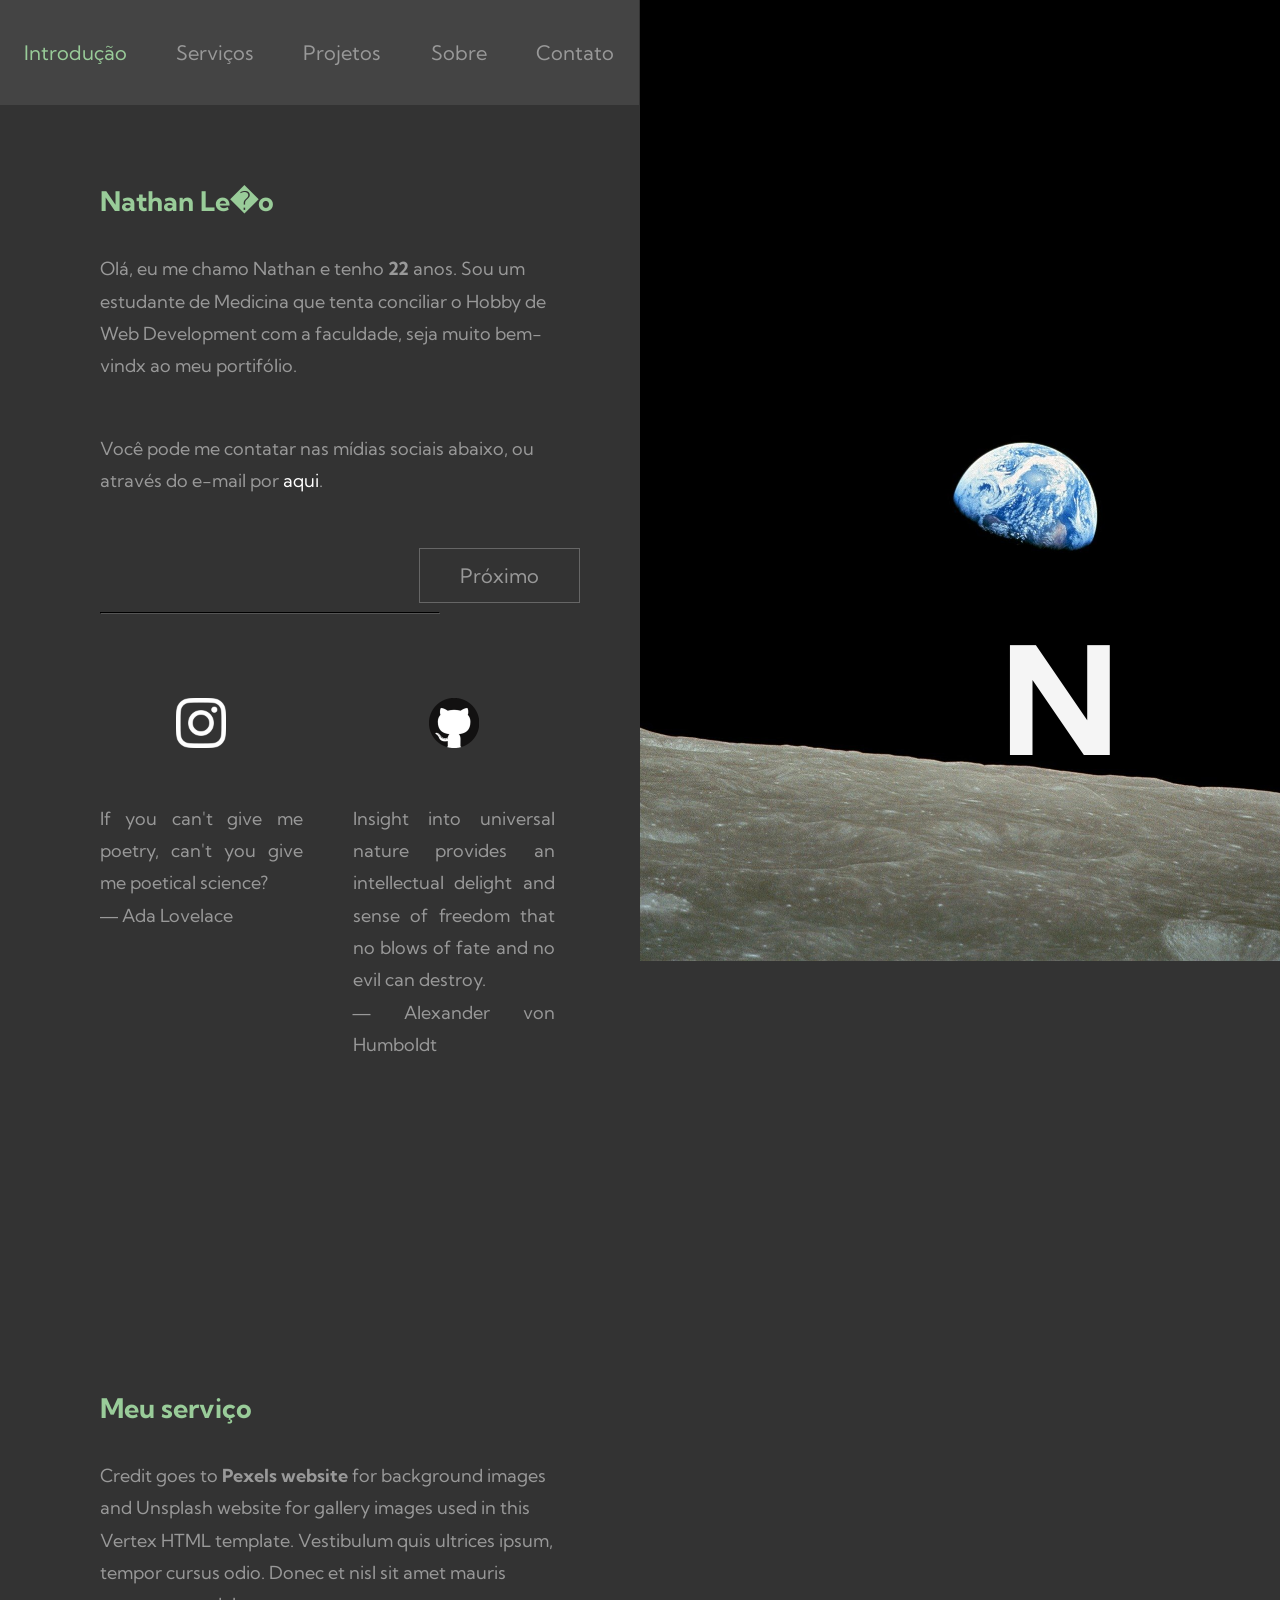
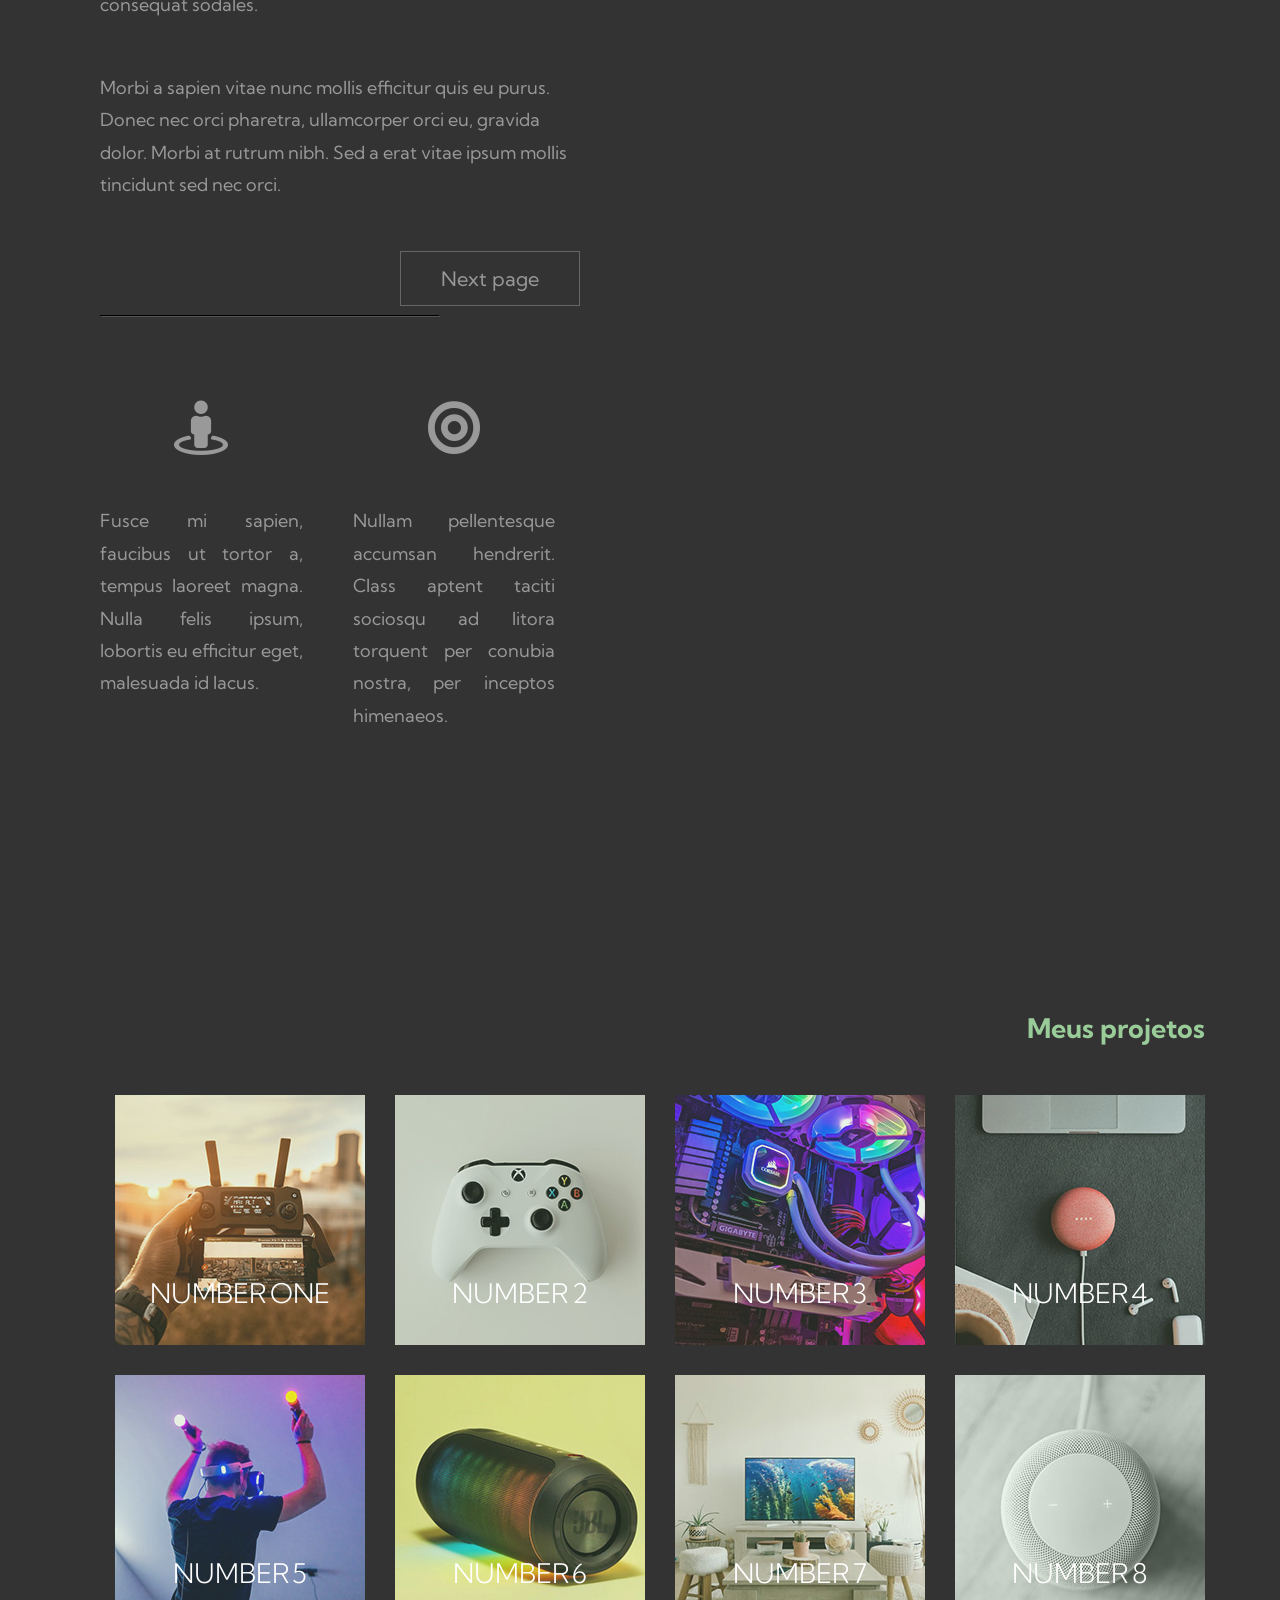
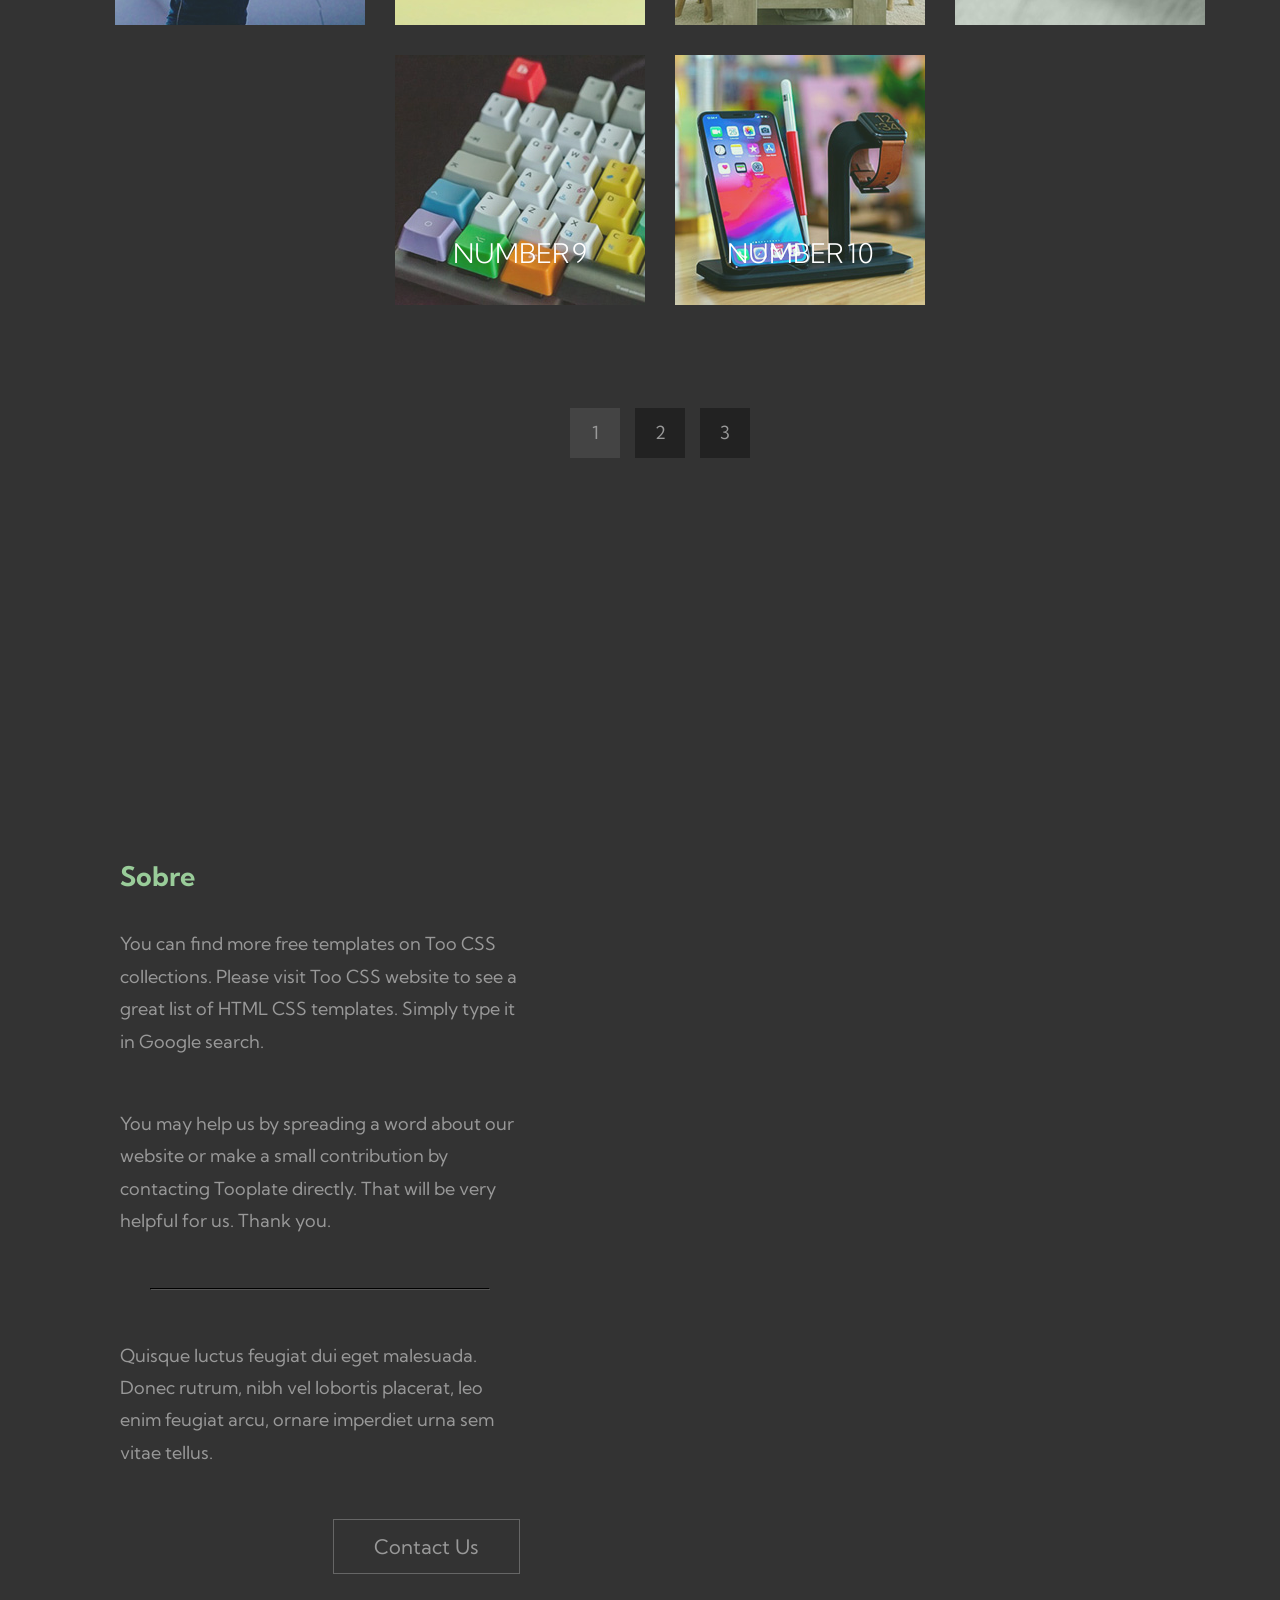
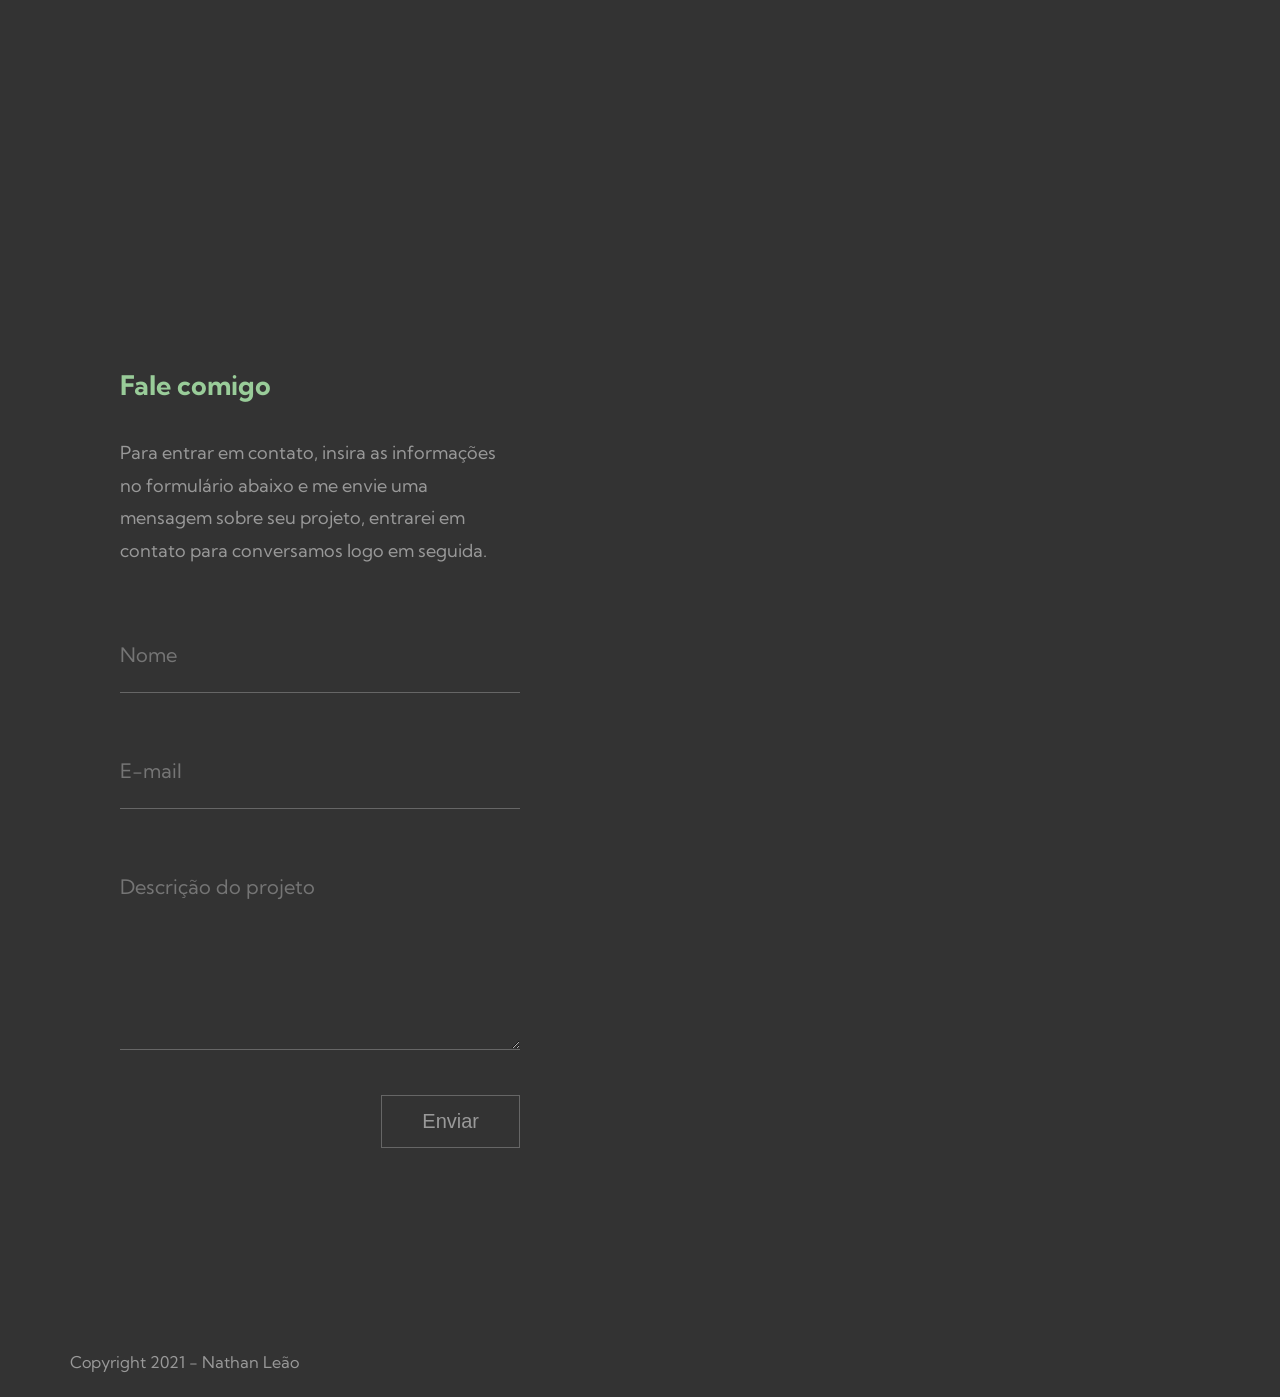
<file: index.html>
<!DOCTYPE html>
<html lang="en">
<head>
    <meta charset="UTF-8">
    <meta name="viewport" content="width=device-width, initial-scale=1.0">
    <title>Nathan Portifólio</title>
    <link href="https://fonts.googleapis.com/css2?family=Kumbh+Sans&display=swap" rel="stylesheet"> <!-- https://fonts.google.com/specimen/Kumbh+Sans -->
    <link rel="stylesheet" href="fontawesome/css/all.min.css">  <!-- https://fontawesome.com/-->
    <link rel="stylesheet" href="css/magnific-popup.css">       <!-- https://dimsemenov.com/plugins/magnific-popup/ -->
    <link rel="stylesheet" href="css/tooplate-vertex.css">
	<link rel="shortcut icon" type="imagex/png" href="img/logo.ico">

</head>
<body>
    <!-- Page Loader -->
    <div id="loader-wrapper">
        <div id="loader"></div>

        <div class="loader-section section-left"></div>
        <div class="loader-section section-right"></div>

    </div>

    <!-- Site logo -->
    <h1 class="tm-brand"> N </h1>

    <!-- Nav -->
    <nav class="tm-nav">
        <button class="navbar-toggler" type="button" aria-label="Toggle navigation">
            <i class="fas fa-bars"></i>
        </button>
        <ul id="tm-main-nav">
            <li class="nav-item">
                <a href="#intro" class="nav-link current">
                    Introdução
                </a>
            </li>
            <li class="nav-item">
                <a href="#services" class="nav-link">
                    Serviços
                </a>
            </li>
            <li class="nav-item">
                <a href="#gallery" class="nav-link">
                    Projetos
                </a>
            </li>
            <li class="nav-item">
                <a href="#about" class="nav-link">
                    Sobre
                </a>
            </li>
            <li class="nav-item">
                <a href="#contact" class="nav-link">
                    Contato
                </a>
            </li>
        </ul>
    </nav>

    <!-- Content -->
    <main>
        <div id="intro" class="tm-section">
            <!-- Intro left -->
            <div class="tm-section-col tm-content">
                <h2 class="tm-text-primary">Nathan Le�o</h2>
                <p>Olá, eu me chamo Nathan e tenho  <strong>22</strong> anos. Sou um estudante de Medicina
					que tenta conciliar o Hobby de Web Development com a faculdade, seja muito bem-vindx ao meu portifólio.
                </p>
                <p>
                    Você pode me contatar nas mídias sociais abaixo, ou através do e-mail por <a href="#contact">aqui</a>.
                </p>
                <div class="tm-text-right">
                    <a href="#gallery" class="tm-btn tm-btn-next">Próximo</a>
                </div>
                <hr class="tm-hr tm-ml tm-sm-mt-30">
                <div class="tm-row">
                    <div class="tm-col">
                        <div class="tm-text-center tm-my-50">
                            <a href="//instagram.com/nathan.llz" target="_blank"><img src="img/insta.png" height="50px"></a>
                        </div>
                        <p>
							If you can't give me poetry, can't you give me poetical science?  <br>― Ada Lovelace
                        </p>
                    </div>
                    <div class="tm-col">
                        <div class="tm-text-center tm-my-50">
							<a href="//github.com/sinapsideo" target="_blank"><img src="img/git.png" height="50px"></a>
                        </div>
                        <p>
                           Insight into universal nature provides an intellectual delight and sense of freedom that no blows of fate and no evil can destroy.
							<br>― Alexander von Humboldt
                        </p>
                    </div>
                </div>
            </div>

            <!-- Intro right -->
            <div class="tm-section-col tm-parallax" data-parallax="scroll" data-image-src="img/earth-11014_1920.jpg"></div>
        </div> <!-- #intro -->

        <div id="services" class="tm-section">
            <!-- Services left -->
            <div class="tm-section-col tm-content">
                <h2 class="tm-text-primary">Meu serviço</h2>
                <p>Credit goes to <strong>Pexels website</strong> for background images and Unsplash website for gallery images used in this Vertex HTML template. Vestibulum quis ultrices ipsum, tempor cursus odio. Donec et nisl sit amet mauris consequat sodales.
                </p>
                <p>
                    Morbi a sapien vitae nunc mollis efficitur quis eu purus. Donec nec orci pharetra, ullamcorper orci eu, gravida dolor. Morbi at rutrum nibh. Sed a erat vitae ipsum mollis tincidunt sed nec orci.
                </p>
                <div class="tm-text-right">
                    <a href="#gallery" class="tm-btn tm-btn-next">Next page</a>
                </div>
                <hr class="tm-hr tm-ml tm-sm-mt-30">
                <div class="tm-row">
                    <div class="tm-col">
                        <div class="tm-text-center tm-my-50">
                            <i class="fas fa-street-view fa-3x"></i>
                        </div>
                        <p>
                            Fusce mi sapien, faucibus ut tortor a, tempus laoreet magna. Nulla felis ipsum, lobortis eu efficitur eget, malesuada id lacus.
                        </p>
                    </div>
                    <div class="tm-col">
                        <div class="tm-text-center tm-my-50">
                            <i class="fas fa-bullseye fa-3x"></i>
                        </div>
                        <p>
                            Nullam pellentesque accumsan hendrerit. Class aptent taciti sociosqu ad litora torquent per conubia nostra, per inceptos himenaeos.
                        </p>
                    </div>
                </div>
            </div>

            <!-- Services right -->
            <div class="tm-section-col tm-parallax" data-parallax="scroll" data-image-src="img/galaxy-11098.jpg"></div>
        </div> <!-- #services -->

        <div id="gallery" class="tm-content tm-content-small-top">
            <div class="tm-gallery-container">
                <h2 class="tm-text-primary tm-text-right tm-gallery-header">Meus projetos</h2>
                <div class="tm-gallery tm-mb-80">
                    <figure class="effect-goliath tm-gallery-item">
                        <img src="img/gallery/tn/img-01.jpg" alt="Image"/>
                        <figcaption>
                            <h2>Number One</h2>
                            <p>Best Template Site</p>
                            <a href="img/gallery/img-01.jpg">View more</a>
                        </figcaption>
                    </figure>
                    <figure class="effect-goliath tm-gallery-item">
                        <img src="img/gallery/tn/img-02.jpg" alt="Image"/>
                        <figcaption>
                            <h2>Number 2</h2>
                            <p>Tooplate HTML CSS</p>
                            <a href="img/gallery/img-02.jpg">View more</a>
                        </figcaption>
                    </figure>
                    <figure class="effect-goliath tm-gallery-item">
                        <img src="img/gallery/tn/img-03.jpg" alt="Image"/>
                        <figcaption>
                            <h2>Number 3</h2>
                            <p>Free Template</p>
                            <a href="img/gallery/img-03.jpg">View more</a>
                        </figcaption>
                    </figure>
                    <figure class="effect-goliath tm-gallery-item">
                        <img src="img/gallery/tn/img-04.jpg" alt="Image"/>
                        <figcaption>
                            <h2>Number 4</h2>
                            <p>Free Download</p>
                            <a href="img/gallery/img-04.jpg">View more</a>
                        </figcaption>
                    </figure>
                    <figure class="effect-goliath tm-gallery-item">
                        <img src="img/gallery/tn/img-05.jpg" alt="Image"/>
                        <figcaption>
                            <h2>Number 5</h2>
                            <p>Mobile Ready</p>
                            <a href="img/gallery/img-05.jpg">View more</a>
                        </figcaption>
                    </figure>
                    <figure class="effect-goliath tm-gallery-item">
                        <img src="img/gallery/tn/img-06.jpg" alt="Image"/>
                        <figcaption>
                            <h2>Number 6</h2>
                            <p>Responsive Design</p>
                            <a href="img/gallery/img-06.jpg">View more</a>
                        </figcaption>
                    </figure>
                    <figure class="effect-goliath tm-gallery-item">
                        <img src="img/gallery/tn/img-07.jpg" alt="Image"/>
                        <figcaption>
                            <h2>Number 7</h2>
                            <p>Custom HTML CSS</p>
                            <a href="img/gallery/img-07.jpg">View more</a>
                        </figcaption>
                    </figure>
                    <figure class="effect-goliath tm-gallery-item">
                        <img src="img/gallery/tn/img-08.jpg" alt="Image"/>
                        <figcaption>
                            <h2>Number 8</h2>
                            <p>Template for you</p>
                            <a href="img/gallery/img-08.jpg">View more</a>
                        </figcaption>
                    </figure>
                    <figure class="effect-goliath tm-gallery-item">
                        <img src="img/gallery/tn/img-09.jpg" alt="Image"/>
                        <figcaption>
                            <h2>Number 9</h2>
                            <p>Get it FREE</p>
                            <a href="img/gallery/img-09.jpg">View more</a>
                        </figcaption>
                    </figure>
                    <figure class="effect-goliath tm-gallery-item">
                        <img src="img/gallery/tn/img-10.jpg" alt="Image"/>
                        <figcaption>
                            <h2>Number 10</h2>
                            <p>Tell your friends</p>
                            <a href="img/gallery/img-10.jpg">View more</a>
                        </figcaption>
                    </figure>
                    <figure class="effect-goliath tm-gallery-item">
                        <img src="img/gallery/tn/img-11.jpg" alt="Image"/>
                        <figcaption>
                            <h2>Picture 11</h2>
                            <p>Aliquam lacinia</p>
                            <a href="img/gallery/img-11.jpg">View more</a>
                        </figcaption>
                    </figure>
                    <figure class="effect-goliath tm-gallery-item">
                        <img src="img/gallery/tn/img-12.jpg" alt="Image"/>
                        <figcaption>
                            <h2>Item 12</h2>
                            <p>Aliquam lacinia</p>
                            <a href="img/gallery/img-12.jpg">View more</a>
                        </figcaption>
                    </figure>
                    <figure class="effect-goliath tm-gallery-item">
                        <img src="img/gallery/tn/img-13.jpg" alt="Image"/>
                        <figcaption>
                            <h2>Number 13</h2>
                            <p>Aliquam lacinia</p>
                            <a href="img/gallery/img-13.jpg">View more</a>
                        </figcaption>
                    </figure>
                    <figure class="effect-goliath tm-gallery-item">
                        <img src="img/gallery/tn/img-14.jpg" alt="Image"/>
                        <figcaption>
                            <h2>Picture 14</h2>
                            <p>Aliquam lacinia</p>
                            <a href="img/gallery/img-14.jpg">View more</a>
                        </figcaption>
                    </figure>
                    <figure class="effect-goliath tm-gallery-item">
                        <img src="img/gallery/tn/img-15.jpg" alt="Image"/>
                        <figcaption>
                            <h2>Pic 15</h2>
                            <p>Aliquam lacinia</p>
                            <a href="img/gallery/img-15.jpg">View more</a>
                        </figcaption>
                    </figure>
                    <figure class="effect-goliath tm-gallery-item">
                        <img src="img/gallery/tn/img-16.jpg" alt="Image"/>
                        <figcaption>
                            <h2>Pic 16</h2>
                            <p>Aliquam lacinia</p>
                            <a href="img/gallery/img-16.jpg">View more</a>
                        </figcaption>
                    </figure>
                    <figure class="effect-goliath tm-gallery-item">
                        <img src="img/gallery/tn/img-17.jpg" alt="Image"/>
                        <figcaption>
                            <h2>Number 17</h2>
                            <p>Aliquam lacinia</p>
                            <a href="img/gallery/img-17.jpg">View more</a>
                        </figcaption>
                    </figure>
                    <figure class="effect-goliath tm-gallery-item">
                        <img src="img/gallery/tn/img-18.jpg" alt="Image"/>
                        <figcaption>
                            <h2>Pic 18</h2>
                            <p>Aliquam lacinia</p>
                            <a href="img/gallery/img-18.jpg">View more</a>
                        </figcaption>
                    </figure>
                    <figure class="effect-goliath tm-gallery-item">
                        <img src="img/gallery/tn/img-19.jpg" alt="Image"/>
                        <figcaption>
                            <h2>Pic 19</h2>
                            <p>Aliquam lacinia</p>
                            <a href="img/gallery/img-19.jpg">View more</a>
                        </figcaption>
                    </figure>
                    <figure class="effect-goliath tm-gallery-item">
                        <img src="img/gallery/tn/img-20.jpg" alt="Image"/>
                        <figcaption>
                            <h2>Number 20</h2>
                            <p>Aliquam lacinia</p>
                            <a href="img/gallery/img-20.jpg">View more</a>
                        </figcaption>
                    </figure>
                    <figure class="effect-goliath tm-gallery-item">
                        <img src="img/gallery/tn/img-21.jpg" alt="Image"/>
                        <figcaption>
                            <h2>Pic 21</h2>
                            <p>Aliquam lacinia</p>
                            <a href="img/gallery/img-21.jpg">View more</a>
                        </figcaption>
                    </figure>
                    <figure class="effect-goliath tm-gallery-item">
                        <img src="img/gallery/tn/img-22.jpg" alt="Image"/>
                        <figcaption>
                            <h2>Pic 22</h2>
                            <p>Aliquam lacinia</p>
                            <a href="img/gallery/img-22.jpg">View more</a>
                        </figcaption>
                    </figure>
                    <figure class="effect-goliath tm-gallery-item">
                        <img src="img/gallery/tn/img-23.jpg" alt="Image"/>
                        <figcaption>
                            <h2>Pic 23</h2>
                            <p>Aliquam lacinia</p>
                            <a href="img/gallery/img-23.jpg">View more</a>
                        </figcaption>
                    </figure>
                    <figure class="effect-goliath tm-gallery-item">
                        <img src="img/gallery/tn/img-24.jpg" alt="Image"/>
                        <figcaption>
                            <h2>Number 24</h2>
                            <p>Web Design 2021</p>
                            <a href="img/gallery/img-24.jpg">View more</a>
                        </figcaption>
                    </figure>
                    <figure class="effect-goliath tm-gallery-item">
                        <img src="img/gallery/tn/img-25.jpg" alt="Image"/>
                        <figcaption>
                            <h2>Number 25</h2>
                            <p>Website Design</p>
                            <a href="img/gallery/img-25.jpg">View more</a>
                        </figcaption>
                    </figure>
                    <figure class="effect-goliath tm-gallery-item">
                        <img src="img/gallery/tn/img-05.jpg" alt="Image"/>
                        <figcaption>
                            <h2>Number 26</h2>
                            <p>HTML CSS Layout</p>
                            <a href="img/gallery/img-05.jpg">View more</a>
                        </figcaption>
                    </figure>
                    <figure class="effect-goliath tm-gallery-item">
                        <img src="img/gallery/tn/img-04.jpg" alt="Image"/>
                        <figcaption>
                            <h2>Number 27</h2>
                            <p>Aliquam lacinia</p>
                            <a href="img/gallery/img-04.jpg">View more</a>
                        </figcaption>
                    </figure>
                    <figure class="effect-goliath tm-gallery-item">
                        <img src="img/gallery/tn/img-03.jpg" alt="Image"/>
                        <figcaption>
                            <h2>Number 28</h2>
                            <p>Aliquam lacinia</p>
                            <a href="img/gallery/img-03.jpg">View more</a>
                        </figcaption>
                    </figure>
                    <figure class="effect-goliath tm-gallery-item">
                        <img src="img/gallery/tn/img-02.jpg" alt="Image"/>
                        <figcaption>
                            <h2>Number 29</h2>
                            <p>Aliquam lacinia</p>
                            <a href="img/gallery/img-02.jpg">View more</a>
                        </figcaption>
                    </figure>
                    <figure class="effect-goliath tm-gallery-item">
                        <img src="img/gallery/tn/img-01.jpg" alt="Image"/>
                        <figcaption>
                            <h2>Number 30</h2>
                            <p>Aliquam lacinia</p>
                            <a href="img/gallery/img-01.jpg">View more</a>
                        </figcaption>
                    </figure>
                </div>
                <div class="tm-paging tm-mb-130"></div>
            </div>
        </div>

        <div id="about" class="tm-section">
            <!-- About left -->
            <div class="tm-section-col tm-content tm-content-small">
                <h2 class="tm-text-primary">Sobre</h2>
                <p>
                    You can find more free templates on Too CSS collections. Please visit Too CSS website to see a great list of HTML CSS templates. Simply type it in Google search.
                </p>
                <p>
                    You may help us by spreading a word about our website or make a small contribution by contacting Tooplate directly. That will be very helpful for us. Thank you.
                </p>
                <hr class="tm-hr tm-mb-50">
                <p class="tm-mb-50">
                    Quisque luctus feugiat dui eget malesuada. Donec rutrum, nibh vel lobortis placerat, leo enim feugiat arcu, ornare imperdiet urna sem vitae tellus.
                </p>
                <div class="tm-text-right tm-mb-130">
                    <a href="#contact" class="tm-btn tm-btn-next">Contact Us</a>
                </div>
            </div>

            <!-- About right -->
            <div class="tm-section-col tm-parallax" data-parallax="scroll" data-image-src="img/shell-219665.jpg"></div>
        </div> <!-- #about -->

        <div id="contact" class="tm-section">
            <!-- Contact left -->
            <div class="tm-section-col tm-content tm-content-small">
                <h2 class="tm-text-primary">Fale comigo</h2>
                <p>
                    Para entrar em contato, insira as informações no formulário abaixo e me envie uma mensagem sobre seu projeto, entrarei em contato para conversamos logo em seguida.
                </p>
                <form id="contact-form" action="" method="POST" class="tm-contact-form tm-mb-200">
                    <div class="form-group">
                        <input type="text" name="name" class="form-control rounded-0" placeholder="Nome" required />
                    </div>
                    <div class="form-group">
                        <input type="email" name="email" class="form-control rounded-0" placeholder="E-mail" required />
                    </div>
                    <div class="form-group">
                        <textarea rows="6" name="message" class="form-control rounded-0" placeholder="Descrição do projeto" required=></textarea>
                    </div>

                    <div class="form-group tm-text-right">
                        <button type="submit" class="tm-btn">Enviar</button>
                    </div>
                </form>
                <footer class="tm-copyright tm-text-small">
                    Copyright 2021 - Nathan Leão


                </footer>
            </div>

            <!-- Contact right -->
            <div class="tm-section-col tm-parallax tm-relative" data-parallax="scroll" data-image-src="img/astronauts-leaving-the-science-.jpg">
            </div>
        </div> <!-- #contact -->
    </main>

    <script src="js/plugins.js"></script>
    <script>
        $(window).on("load", function() {
            $('body').addClass('loaded');
        });

        $(function(){

            /*************** Navigation *****************/

            const tmMainNav = $("#tm-main-nav");

            tmMainNav.singlePageNav({
                filter: ':not(.external)'
            });

            $('.navbar-toggler').click(function(e) {
                e.stopPropagation();
                tmMainNav.toggleClass('show');
            });

            $("html").click(function(e) {
                $("#tm-main-nav").removeClass("show");
            });

            /****************** Smooth Scrolling *****************/

            $(".tm-btn-next").on('click', function(event) {
                if (this.hash !== "") {
                    event.preventDefault();
                    var hash = this.hash;

                    $('html, body').animate({
                        scrollTop: $(hash).offset().top
                    }, 800, function(){
                        // window.location.hash = hash;
                    });
                }
            });

            $('.tm-brand-icon').on('click', function(event) {
                $('html, body').animate({
                        scrollTop: $('#intro').offset().top
                    }, 800);
            });

            /****************** Gallery ******************/

            const galleryItems = document.querySelector(".tm-gallery").children;
            const itemsPerPage = 10;
            const totalPages = Math.ceil(galleryItems.length / itemsPerPage);
            const pageAttribute = 'data-page';

            function setPagination(currentPage) {
                for(let i = 1; i <= totalPages; i++) {
                    var $pager = '';

                    if(currentPage == i) {
                        $pager = $('<a href="javascript:void(0);" class="active tm-paging-link" '+pageAttribute+'="'+i+'"></a>');
                    } else {
                        $pager = $('<a href="javascript:void(0);" class="tm-paging-link" '+pageAttribute+'="'+i+'"></a>');
                    }

                    $pager.html(i);

                    $pager.click(function(){
                        $('.tm-paging-link').removeClass("active");
                        $(this).addClass('active');
                        var page = $(this).eq(0).attr(pageAttribute);
                        showItems(page);
                    });

                    $pager.appendTo($('.tm-paging'));
                }
            }

            function showItems(currentPage) {
                for(let i = 0; i < galleryItems.length; i++) {
                    galleryItems[i].classList.remove("show");
                    galleryItems[i].classList.add("hide");

                    if(i >= (currentPage * itemsPerPage) - itemsPerPage && i < currentPage * itemsPerPage) {
                        galleryItems[i].classList.remove("hide");
                        galleryItems[i].classList.add("show");
                    }
                }
            }

            setPagination(1);
            showItems(1);

            /****************** Magnific Popup ***********/

            $('.tm-gallery').magnificPopup({
                delegate: 'a',
                type: 'image',
                gallery: {
                    enabled: true
                }
            });
        });
    </script>
</body>
</html>
</file>
<file: css/tooplate-vertex.css>
/*

Tooplate 2124 Vertex

https://www.tooplate.com/view/2124-vertex

*/

/* Loader 
https://ihatetomatoes.net/create-custom-preloading-screen/
*/
#loader-wrapper {
    position: fixed;
    top: 0;
    left: 0;
    width: 100%;
    height: 100%;
    z-index: 1001;
}
#loader {
    display: block;
    position: relative;
    left: 50%;
    top: 50%;
    width: 150px;
    height: 150px;
    margin: -75px 0 0 -75px;
    border-radius: 50%;
    border: 3px solid transparent;
    border-top-color: #3498db;

    -webkit-animation: spin 2s linear infinite; /* Chrome, Opera 15+, Safari 5+ */
    animation: spin 2s linear infinite; /* Chrome, Firefox 16+, IE 10+, Opera */

    z-index: 1002;
}

    #loader:before {
        content: "";
        position: absolute;
        top: 5px;
        left: 5px;
        right: 5px;
        bottom: 5px;
        border-radius: 50%;
        border: 3px solid transparent;
        border-top-color: #e74c3c;

        -webkit-animation: spin 3s linear infinite; /* Chrome, Opera 15+, Safari 5+ */
        animation: spin 3s linear infinite; /* Chrome, Firefox 16+, IE 10+, Opera */
    }

    #loader:after {
        content: "";
        position: absolute;
        top: 15px;
        left: 15px;
        right: 15px;
        bottom: 15px;
        border-radius: 50%;
        border: 3px solid transparent;
        border-top-color: #f9c922;

        -webkit-animation: spin 1.5s linear infinite; /* Chrome, Opera 15+, Safari 5+ */
          animation: spin 1.5s linear infinite; /* Chrome, Firefox 16+, IE 10+, Opera */
    }

    @-webkit-keyframes spin {
        0%   { 
            -webkit-transform: rotate(0deg);  /* Chrome, Opera 15+, Safari 3.1+ */
            -ms-transform: rotate(0deg);  /* IE 9 */
            transform: rotate(0deg);  /* Firefox 16+, IE 10+, Opera */
        }
        100% {
            -webkit-transform: rotate(360deg);  /* Chrome, Opera 15+, Safari 3.1+ */
            -ms-transform: rotate(360deg);  /* IE 9 */
            transform: rotate(360deg);  /* Firefox 16+, IE 10+, Opera */
        }
    }
    @keyframes spin {
        0%   { 
            -webkit-transform: rotate(0deg);  /* Chrome, Opera 15+, Safari 3.1+ */
            -ms-transform: rotate(0deg);  /* IE 9 */
            transform: rotate(0deg);  /* Firefox 16+, IE 10+, Opera */
        }
        100% {
            -webkit-transform: rotate(360deg);  /* Chrome, Opera 15+, Safari 3.1+ */
            -ms-transform: rotate(360deg);  /* IE 9 */
            transform: rotate(360deg);  /* Firefox 16+, IE 10+, Opera */
        }
    }

    #loader-wrapper .loader-section {
        position: fixed;
        top: 0;
        width: 51%;
        height: 100%;
        background: #222222;
        z-index: 1001;
        -webkit-transform: translateX(0);  /* Chrome, Opera 15+, Safari 3.1+ */
        -ms-transform: translateX(0);  /* IE 9 */
        transform: translateX(0);  /* Firefox 16+, IE 10+, Opera */
    }

    #loader-wrapper .loader-section.section-left {
        left: 0;
    }

    #loader-wrapper .loader-section.section-right {
        right: 0;
    }

    /* Loaded */
    .loaded #loader-wrapper .loader-section.section-left {
        -webkit-transform: translateX(-100%);  /* Chrome, Opera 15+, Safari 3.1+ */
            -ms-transform: translateX(-100%);  /* IE 9 */
                transform: translateX(-100%);  /* Firefox 16+, IE 10+, Opera */

        -webkit-transition: all 0.7s 0.3s cubic-bezier(0.645, 0.045, 0.355, 1.000);  
                transition: all 0.7s 0.3s cubic-bezier(0.645, 0.045, 0.355, 1.000);
    }

    .loaded #loader-wrapper .loader-section.section-right {
        -webkit-transform: translateX(100%);  /* Chrome, Opera 15+, Safari 3.1+ */
            -ms-transform: translateX(100%);  /* IE 9 */
                transform: translateX(100%);  /* Firefox 16+, IE 10+, Opera */

-webkit-transition: all 0.7s 0.3s cubic-bezier(0.645, 0.045, 0.355, 1.000);  
        transition: all 0.7s 0.3s cubic-bezier(0.645, 0.045, 0.355, 1.000);
    }
    
    .loaded #loader {
        opacity: 0;
        -webkit-transition: all 0.3s ease-out;  
                transition: all 0.3s ease-out;
    }
    .loaded #loader-wrapper {
        visibility: hidden;

        -webkit-transform: translateY(-100%);  /* Chrome, Opera 15+, Safari 3.1+ */
            -ms-transform: translateY(-100%);  /* IE 9 */
                transform: translateY(-100%);  /* Firefox 16+, IE 10+, Opera */

        -webkit-transition: all 0.3s 1s ease-out;  
                transition: all 0.3s 1s ease-out;
    }

/* General */

* {  box-sizing: border-box; }
html, body { overflow-x: hidden; }
body { 
    font-family: 'Kumbh Sans', sans-serif;
    font-size: 18px;
    background-color: #333;
    color: #999;
    margin: 0;
}
a { color: #fff; text-decoration: none; }
a:hover {  color: #9C9; }
button { cursor: pointer; }
a, button { transition: all 0.3s ease; }
ul {
    margin: 0;
    padding: 0;
}

h2 {
    line-height: 1.6;
    margin-top: 0;
    margin-bottom: 30px;
}

p {
    line-height: 1.8;
    margin-bottom: 50px;
}

span, footer {  line-height: 1.8; }

.tm-btn {
    display: inline-block;
    border: 1px solid #666;
    background-color: transparent;
    color: #999;
    padding: 14px 40px;
    font-size: 20px;
}

.tm-btn:hover {
    color: #99CC99;
    border-color: #99CC99;
}

.tm-text-small { font-size: 0.9em; }
.tm-text-center { text-align: center; }
.tm-text-right { text-align: right; }
.tm-text-primary { color: #99CC99; }
.tm-text-secondary { color: #9999CC; }
.tm-text-link { color: #999; }
.tm-text-link:hover { color: #99CC99; }
.tm-relative { position: relative; }

.tm-hr {
    border-color: #555;
    max-width: 340px;
    width: 100%;    
}

.tm-mr {
    margin-right: 0;
    margin-left: auto;
}

.tm-ml {
    margin-left: 0;
    margin-right: auto;
}

.tm-my-50 {
    margin-top: 50px;
    margin-bottom: 50px;
}
.tm-mb-20 { margin-bottom: 20px; }
.tm-mb-50 { margin-bottom: 50px; }
.tm-mb-80 { margin-bottom: 80px; }
.tm-mb-130 { margin-bottom: 130px; }
.tm-mb-200 { margin-bottom: 200px; }

/* Layout */
.tm-section { display: flex; }

.tm-section-col {
    flex: 0 0 50%;
    width: 50%;
}

.tm-content {
    padding: 180px 60px 70px 100px;
    box-sizing: border-box;
}

.tm-content-small { padding: 190px 120px 70px; }
.tm-content-small-top { padding-top: 130px; }

.tm-row {
    display: flex;
    margin-left: -25px;
    margin-left: -25px;
}

.tm-col {
    flex: 0 0 50%;
    width: 50%;
    padding: 25px;
    box-sizing: border-box;
}

.tm-col p {
	text-align: justify;
	
}
/* Brand */
.tm-brand {
    position: fixed;
	font-size: 150px;
    bottom: 80px;
    right: 70px;
    width: 300px;
    height: 240px;
    margin-top: 0;
    margin-bottom: 0;
    background-color: none;
    color: whitesmoke;
    display: flex;
    align-items: center;
    justify-content: center;
    flex-direction: column;
	border-top-left-radius: 40%;
	border-bottom-right-radius: 40%;
}

.tm-brand-icon { margin-bottom: 25px; }
.tm-brand-text { font-size: 32px; }

/* Nav */
.navbar-toggler { display: none; }

.tm-nav {
    position: fixed;
    top: 0;
    left: -1px;
    width: 50%;
    z-index: 1000;  
}

.tm-nav ul {
    background-color: #444;
    display: flex;
    justify-content: space-around;
}

.nav-item { list-style: none; }

.nav-link {
    color: #999;
    padding-top: 40px;
    padding-bottom: 40px;
    display: block;
    font-size: 20px;
}

.nav-link:hover,
.nav-link.current {
    color: #99CC99;
}

/* Introduction */
.tm-media {
    display: flex;
    align-items: flex-start;
    margin-bottom: 70px;
}

.tm-media img {
    width: 200px;
    height: 200px;
}

.tm-media-body {  padding-left: 30px; }

.tm-media-span {
    margin-bottom: 15px;
    display: block;
    text-align: right;
}

/* Gallery */

.tm-gallery-container {
    max-width: 1400px;
    margin-left: auto;
    margin-right: auto;
}

.tm-gallery-header {
    margin-left: 15px;
    margin-right: 15px;
}

.tm-gallery {
	position: relative;
	list-style: none;
	text-align: center;
    overflow: hidden;
    display: flex;
    flex-wrap: wrap;
    align-items: center;
    justify-content: center;
}

.tm-gallery figure {
	position: relative;
	z-index: 50;
	/* float: left; */
	overflow: hidden;
	margin: 15px;
	min-width: 200px;
	max-width: 250px;
	max-height: 250px;
	width: 25%;
	text-align: center;
	cursor: pointer;
}

.tm-gallery figure img {
	position: relative;
	display: block;
	min-height: 100%;
	max-width: 100%;
	opacity: 0.8;
}

.tm-gallery figure figcaption {
	padding: 1em;
	color: #fff;
	text-transform: uppercase;
	font-size: 1em;
	-webkit-backface-visibility: hidden;
	backface-visibility: hidden;
}

.tm-gallery figure figcaption::before,
.tm-gallery figure figcaption::after {
	pointer-events: none;
}

.tm-gallery figure figcaption,
.tm-gallery figure figcaption > a {
	position: absolute;
	top: 0;
	left: 0;
	width: 100%;
    height: 100%;
    box-sizing: border-box;
}

/* Anchor will cover the whole item by default */
/* For some effects it will show as a button */
.tm-gallery figure figcaption > a {
	z-index: 1000;
	text-indent: 200%;
	white-space: nowrap;
	font-size: 0;
	opacity: 0;
}

.tm-gallery figure h2 {
	word-spacing: -0.15em;
	font-weight: 300;
}

.tm-gallery figure h2 span { font-weight: 800; }

.tm-gallery figure h2,
.tm-gallery figure p {
	margin: 0;
}

.tm-gallery figure p {
	letter-spacing: 1px;
	font-size: 68.5%;
}

/*-----------------*/
/***** Goliath *****/
/*-----------------*/

figure.effect-goliath {
	background: #99cc99;
}

figure.effect-goliath img,
figure.effect-goliath h2 {
	-webkit-transition: -webkit-transform 0.35s;
	transition: transform 0.35s;
}

figure.effect-goliath img {
	-webkit-backface-visibility: hidden;
	backface-visibility: hidden;
}

figure.effect-goliath h2,
figure.effect-goliath p {
	position: absolute;
	bottom: 0;
	left: 0;
    padding: 30px 10px;
    text-align: center;
    width: 100%;
}

figure.effect-goliath p {
	text-transform: none;
	font-size: 90%;
	opacity: 0;
	-webkit-transition: opacity 0.35s, -webkit-transform 0.35s;
	transition: opacity 0.35s, transform 0.35s;
	-webkit-transform: translate3d(0,50px,0);
	transform: translate3d(0,50px,0);
}

figure.effect-goliath:hover img {
	-webkit-transform: translate3d(0,-80px,0);
	transform: translate3d(0,-80px,0);
}

figure.effect-goliath:hover h2 {
	-webkit-transform: translate3d(0,-100px,0);
	transform: translate3d(0,-100px,0);
}

figure.effect-goliath:hover p {
	opacity: 1;
	-webkit-transform: translate3d(0,0,0);
	transform: translate3d(0,0,0);
}

.tm-gallery .tm-gallery-item.hide{ display: none; }

.tm-gallery .tm-gallery-item.show{
	display: block;
	animation: show .5s ease;
}

.tm-paging {
    display: flex;
    justify-content: center;
}

.tm-paging-link {
    display: flex;
    justify-content: center;
    align-items: center;
    width: 50px;
    height: 50px;
    color: #999;
    background-color: #222;
    margin: 7.5px;
}

.tm-paging-link:hover,
.tm-paging-link.active {
    background-color: #444444;
}

@keyframes show {
    0% {
    	opacity: 0;
    	transform: scale(0.9);
    }
    100% {
    	opacity: 1;
    	transform: scale(1);
    }
}

/* Contact */
.tm-contact-form {
    max-width: 400px;
    margin-left: auto;
    margin-right: auto;
}
.form-group { margin-bottom: 40px; }

.form-control {
    color: #999;
    font-size: 20px;
    font-family: 'Kumbh Sans', sans-serif;
    padding: 25px 0;
    width: 100%;
    border: none;
    border-bottom: 1px solid #666;
    background: transparent;
}

.form-control:focus {
    color: #999;
    background: transparent;
}

.mapouter {
    position: absolute;
    top: 240px;
    left: 0;
}

.tm-copyright {
    margin-left: -50px;
    margin-bottom: -50px;
}

@media (max-width: 1200px) {
    .tm-nav { width: 0; }
    .tm-nav ul {
        position: relative;
        left: -280px;
        flex-direction: column;
        padding-top: 15px;
        padding-bottom: 15px;        
        width: 280px;
        transition: all 0.5s ease;
    }

    .tm-nav ul.show { left: 0; }

    .nav-link {
        text-align: center;
        padding-top: 20px;
        padding-bottom: 20px;
    }

    .navbar-toggler {
        display: block;
        width: 50px;
        height: 45px;
        font-size: 1.2rem;
        background-color: #444444;
        border: none;
        color: #999999;
        outline: none;
    }

    .navbar-toggler:hover { color: #99CC99; }

    .tm-content {
        padding-left: 20px;
        padding-right: 20px;
        padding: 50px 20px;
    }

    .tm-copyright { margin-left: 15px; }
}

@media (max-width: 992px) {
    .tm-brand { 
        position: static;
        margin-left: auto;
        margin-right: 0;
    }

    .tm-gallery figure { width: 33.33%; }

    figcaption h2 { font-size: 1.4rem; }

    .tm-section { flex-direction: column-reverse; }

    .tm-section-col {
        flex: 0 0 100%;
        width: 100%;
    }

    .tm-parallax { min-height: 360px; }

    #contact .tm-parallax {
        margin-bottom: 425px;
    }
    
    .mapouter {
        top: 360px;
        width: 100%;
    }

    .gmap-canvas { width: 100%; }

    .tm-copyright {
        margin-bottom: 0;
        padding: 30px;
    }
}

@media (max-width: 600px) {
    .tm-row { flex-direction: column; }

    .tm-col {
        flex: 0 0 100%;
        width: 100%;
    }

    .tm-media img {
        width: 150px;
        height: 150px;
    }
}

@media (max-width: 560px) {
    .tm-sm-mt-30 { margin-top: 30px; }
}

@media (max-width: 516px) {
    .tm-gallery { display: block; }

    .tm-gallery figure {
        float: left;
        width: 45%;
        margin: 2.5%;
        min-width: 1px;
    }

    figure h2 { font-size: 1rem; }
}

@media (max-width: 420px) {
    .tm-media img {
        width: 100px;
        height: 100px;
    }
}
</file>
